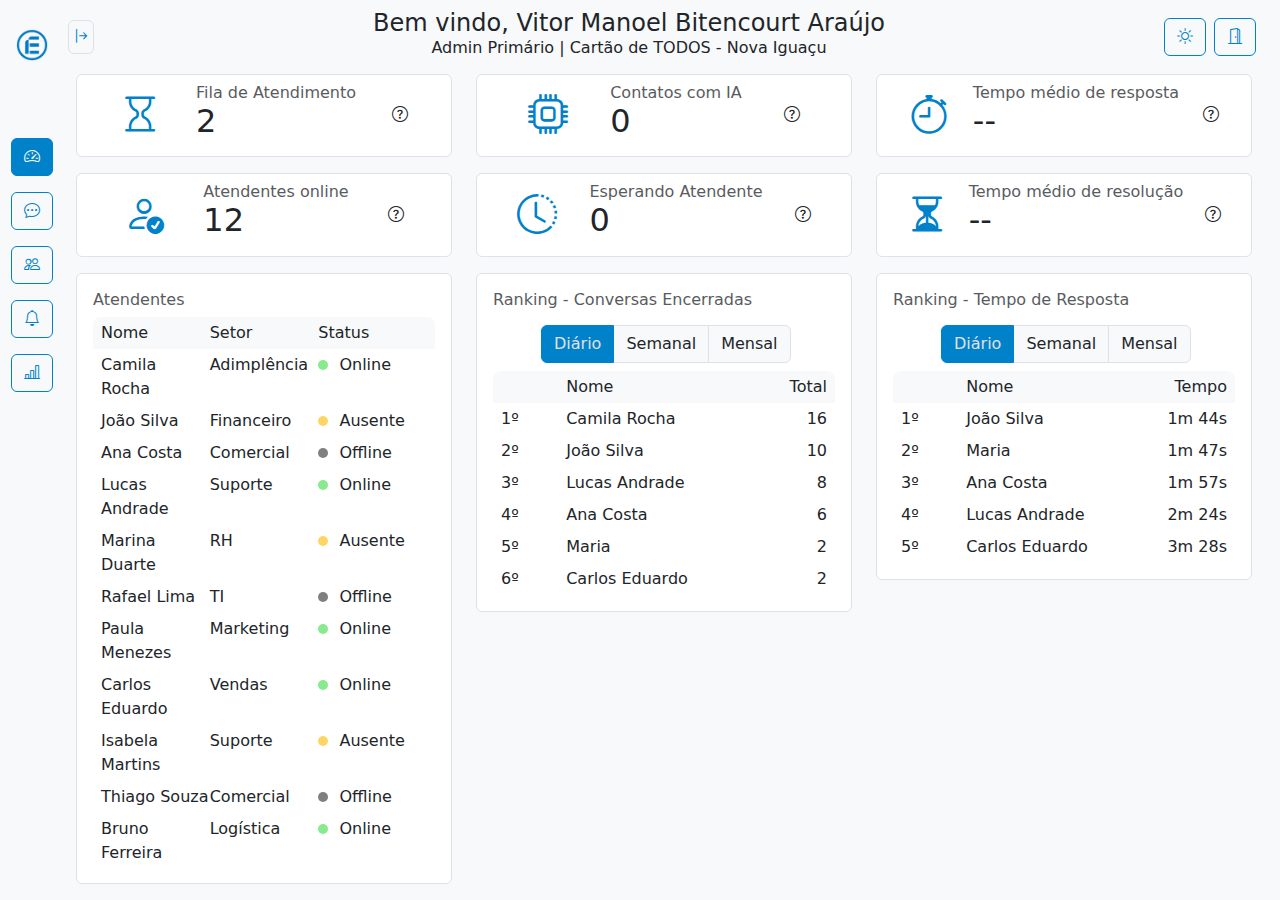
<file: index.html>
<!DOCTYPE html>
<html lang="pt-br">
<head>
    <meta charset="UTF-8">
    <meta name="viewport" content="width=device-width, initial-scale=1.0">
    <link href="https://cdn.jsdelivr.net/npm/bootstrap@5.3.0-alpha1/dist/css/bootstrap.min.css" rel="stylesheet">
    <link href="https://cdn.jsdelivr.net/npm/bootstrap-icons/font/bootstrap-icons.css" rel="stylesheet">
    <link rel="icon" href="assets/favicon.png" type="image/x-icon">
    <link rel="stylesheet" href="assets/style.css">
    <title>Painel | Effective Gain</title>
</head>
<body class="bg-screen-light" style="height: 100vh; overflow: hidden;">

    <div class="d-flex h-100">

        <!-- Sidebar -->
        <div id="sidebar" class="bg-form-light h-100 sidebar sidebar-collapsed">

            <div id="sidebar-top" style="height: 10%; width: 100%;" class="p-2 d-flex flex-row align-items-center justify-content-evenly">

                <img src="assets/favicon.png" alt="Logo" class="img-fluid" style="height: auto; width: 65%;">
                
            </div>
            <div style="flex-grow: 1; width: 100%;" id="sidebar-body" class="d-flex flex-column align-items-center justify-content-start my-5 gap-3">

                <button id="dashboard" data-bs-toggle="tooltip" data-bs-placement="right"data-bs-title="Dashboard" class="btn btn-1-light btn-selected d-flex flex-row align-items-center justify-content-start gap-2">
                    <i class="bi bi-speedometer2"></i>
                    <span class="sidebar-label d-none">Dashboard</span>
                </button>

                <button id="chats" data-bs-toggle="tooltip" data-bs-placement="right"data-bs-title="Chats"
                class="btn btn-2-light">
                    <i class="bi bi-chat-dots"></i>
                    <span class="sidebar-label d-none">Chats</span>
                </button>

                <button id="usuarios" data-bs-toggle="tooltip" data-bs-placement="right"data-bs-title="Usuários" class="btn btn-2-light">
                    <i class="bi bi-people"></i>
                    <span class="sidebar-label d-none">Usuários</span>
                </button>

                <button id="lembretes" data-bs-toggle="tooltip" data-bs-placement="right"data-bs-title="Lembretes" class="btn btn-2-light">
                    <i class="bi bi-bell"></i>
                    <span class="sidebar-label d-none">Lembretes</span>
                </button>

                <button id="relatorios" data-bs-toggle="tooltip" data-bs-placement="right"data-bs-title="Relatórios" class="btn btn-2-light">
                    <i class="bi bi-bar-chart-line"></i>
                    <span class="sidebar-label d-none">Relatórios</span>
                </button>

            </div>
        </div>

        <!-- Conteúdo principal -->
        <div class="d-flex flex-column flex-grow-1">
            <!-- Header -->
            <div class="header-light ps-1 pe-4 d-flex align-items-center justify-content-between" style="height: 10%;">

                <button data-bs-toggle="tooltip" data-bs-placement="right"data-bs-title="Expandir/Retrair" id="toggleSidebar" class="btn btn-3-light p-1">
                    <i class="bi bi-arrow-bar-right"></i>
                </button>

                <div id="header-title" class="d-flex flex-column align-items-center justify-content-start">
                    <h4 class="header-text-light mb-0">Bem vindo, <span id="username">Vitor Manoel Bitencourt Araújo</span></h4>
                    <h6 class="header-text-light"><span id="role">Admin Primário</span> | <span id="empresa">Cartão de TODOS - Nova Iguaçu</span></h6>
                </div>

                <div class="d-flex flex-row align-items-center gap-2">
                    <button type="button" data-bs-toggle="tooltip"data-bs-placement="right"data-bs-title="Mudar Tema" class="btn btn-2-light toggle-light" onclick="toggleTheme()">
                        <i class="bi bi-sun"></i>
                    </button>
                    <button type="button" data-bs-toggle="tooltip" data-bs-placement="right" data-bs-title="Sair" class="btn btn-2-light toggle-light">
                            <i class="bi bi-door-open"></i>
                    </button>
                </div>
            </div>

            <!-- Content -->
            <div class="main-light pe-3 pb-3" style="flex-grow: 1;" id="main">

            </div>
            
        </div>
    </div>

    <script src="assets/js/script.js"></script>
    <script src="https://cdn.jsdelivr.net/npm/bootstrap@5.3.0-alpha1/dist/js/bootstrap.bundle.min.js"></script>
</body>
</html>
</file>
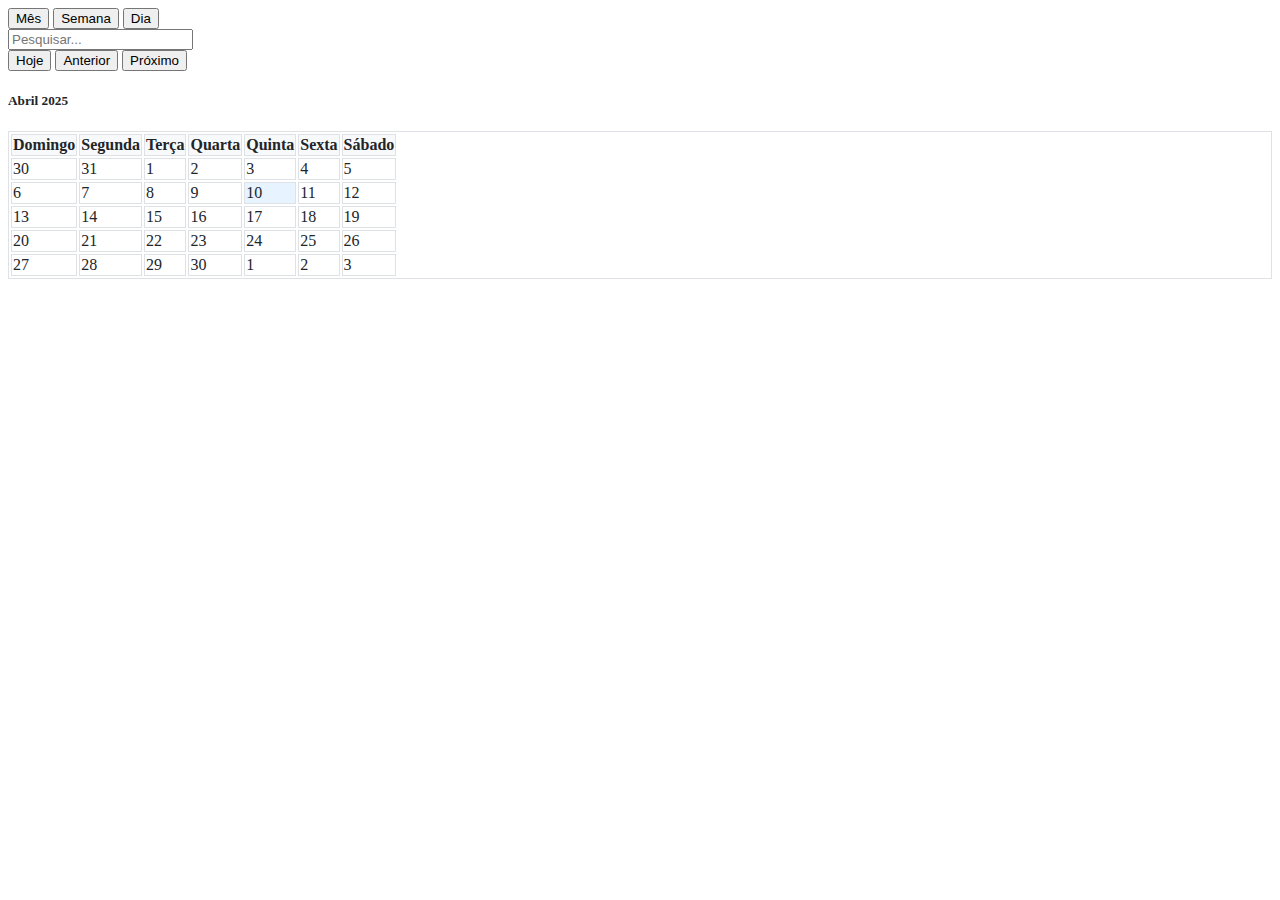
<file: lembretes.html>
<head>
  <link rel="stylesheet" href="assets/style.css">
</head>
<body>
  <div class="h-100 w-100 mx-2">
    <div class="d-flex justify-content-between align-items-center mb-1">
      <div>
        <button class="btn btn-outline-secondary btn-sm" onclick="mudarVisualizacao('mes')">Mês</button>
        <button class="btn btn-outline-secondary btn-sm" onclick="mudarVisualizacao('semana')">Semana</button>
        <button class="btn btn-outline-secondary btn-sm" onclick="mudarVisualizacao('dia')">Dia</button>
      </div>
      <div>
        <input type="text" class="form-control form-control-sm d-inline w-auto" placeholder="Pesquisar...">
      </div>
    </div>

    <!-- Visão MÊS -->
    <div id="mes" class="schedule-view active">
      <div class="d-flex justify-content-between mb-2">
        <div>
          <button class="btn btn-sm btn-outline-secondary">Hoje</button>
          <button class="btn btn-sm btn-outline-secondary">Anterior</button>
          <button class="btn btn-sm btn-outline-secondary">Próximo</button>
        </div>
        <h5 class="title-light text-center">Abril 2025</h5>
      </div>
      <div class="table-responsive custom-table-light">
        <table class="table table-bordered table-hover m-0">
          <thead>
            <tr>
              <th>Domingo</th><th>Segunda</th><th>Terça</th><th>Quarta</th><th>Quinta</th><th>Sexta</th><th>Sábado</th>
            </tr>
          </thead>
          <tbody>
            <tr><td>30</td><td>31</td><td>1</td><td>2</td><td>3</td><td>4</td><td>5</td></tr>
            <tr><td>6</td><td>7</td><td>8</td><td>9</td><td class="highlight">10</td><td>11</td><td>12</td></tr>
            <tr><td>13</td><td>14</td><td>15</td><td>16</td><td>17</td><td>18</td><td>19</td></tr>
            <tr><td>20</td><td>21</td><td>22</td><td>23</td><td>24</td><td>25</td><td>26</td></tr>
            <tr><td>27</td><td>28</td><td>29</td><td>30</td><td>1</td><td>2</td><td>3</td></tr>
          </tbody>
        </table>
      </div>
    </div>

    <!-- Visão SEMANA -->
    <div id="semana" class="schedule-view">
      <div class="d-flex justify-content-between mb-2">
        <div>
          <button class="btn btn-sm btn-outline-secondary">Hoje</button>
          <button class="btn btn-sm btn-outline-secondary">Anterior</button>
          <button class="btn btn-sm btn-outline-secondary">Próximo</button>
        </div>
        <h5 class="text-center">06 - 12 de Abril</h5>
      </div>
      <div class="table-responsive">
        <table class="table table-bordered">
          <thead class="table-light">
            <tr>
              <th style="width: 80px;">Hora</th>
              <th>Dom</th><th>Seg</th><th>Ter</th><th>Qua</th><th class="highlight">Qui</th><th>Sex</th><th>Sáb</th>
            </tr>
          </thead>
          <tbody>
            <!-- Geração dinâmica das horas -->
            <!-- Será replicado via script abaixo -->
          </tbody>
        </table>
      </div>
    </div>

    <!-- Visão DIA -->
    <div id="dia" class="schedule-view">
      <div class="d-flex justify-content-between mb-2">
        <div>
          <button class="btn btn-sm btn-outline-secondary">Hoje</button>
          <button class="btn btn-sm btn-outline-secondary">Anterior</button>
          <button class="btn btn-sm btn-outline-secondary">Próximo</button>
        </div>
        <h5 class="text-center">Quinta-feira, 10 de Abril</h5>
      </div>
      <div class="table-responsive">
        <table class="table table-bordered">
          <tbody>
            <!-- Linhas de hora para visão do dia -->
            <!-- Será preenchido via script -->
          </tbody>
        </table>
      </div>
    </div>
  </div>

  <script>
    function mudarVisualizacao(id) {
      const views = document.querySelectorAll('.schedule-view');
      views.forEach(view => view.classList.remove('active'));
      document.getElementById(id).classList.add('active');

      const buttons = document.querySelectorAll('button.btn-outline-secondary');
      buttons.forEach(btn => btn.classList.remove('active'));

      const activeButton = Array.from(buttons).find(btn => btn.textContent.trim().toLowerCase() === id);
      if (activeButton) activeButton.classList.add('active');
    }

    function gerarLinhasHoras(tbody, colunas = 1) {
      for (let hora = 0; hora <= 23; hora++) {
        const linha = document.createElement('tr');
        const horaTexto = (hora < 10 ? '0' : '') + hora + ':00';

        const th = document.createElement('th');
        th.textContent = horaTexto;
        linha.appendChild(th);

        for (let i = 0; i < colunas; i++) {
          const td = document.createElement('td');
          td.className = 'hour-cell';
          linha.appendChild(td);
        }

        tbody.appendChild(linha);
      }
    }

    document.addEventListener('DOMContentLoaded', () => {
      gerarLinhasHoras(document.querySelector('#semana tbody'), 7);
      gerarLinhasHoras(document.querySelector('#dia tbody'));
    });
  </script>
</body>
</html>
</file>
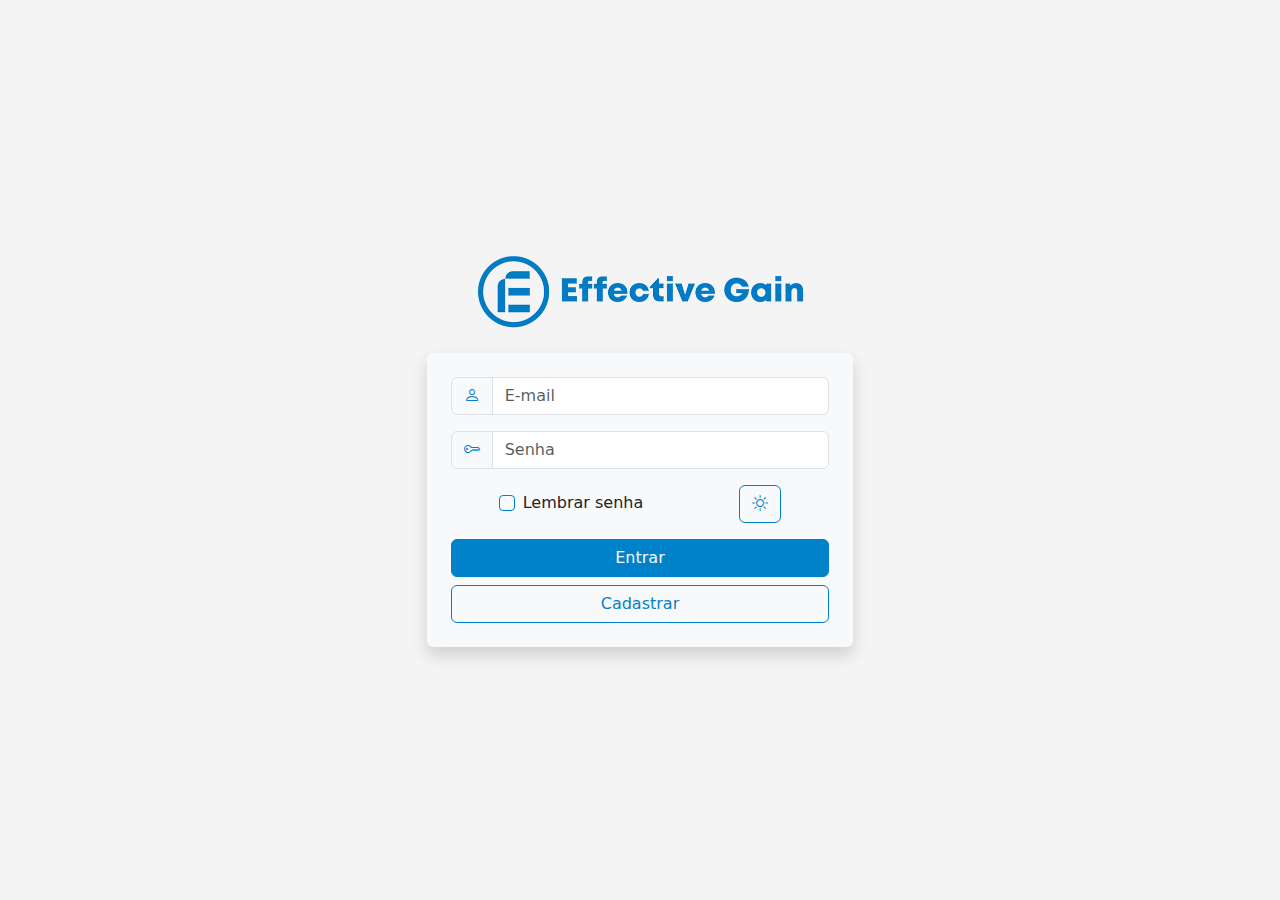
<file: login.html>
<!DOCTYPE html>
<html lang="pt-br">
<head>
    <meta charset="UTF-8">
    <meta name="viewport" content="width=device-width, initial-scale=1.0">
    <link href="https://cdn.jsdelivr.net/npm/bootstrap@5.3.0-alpha1/dist/css/bootstrap.min.css" rel="stylesheet">
    <link href="https://cdn.jsdelivr.net/npm/bootstrap-icons/font/bootstrap-icons.css" rel="stylesheet">
    <link rel="icon" href="assets/favicon.png" type="image/x-icon">
    <link rel="stylesheet" href="assets/style.css">
    <title>Login | Effective Gain</title>
</head>
<body class="d-flex justify-content-center align-items-center bg-screen-light" style="height: 100vh; background-size: cover; background-position: center;"> 

    <div class="w-100 h-100 d-flex flex-column justify-content-center align-items-center">
        <!-- Imagem -->
        <div class="w-60 w-md-40 mb-4 d-flex justify-content-center align-items-center">
            <img src="assets/effective-gain_logo.png" class="w-50" alt="Logo">
        </div>

        <!-- Formulário -->
        <div class="col-9 col-md-8 col-lg-6 col-xl-4 max-w-450 p-4 bg-form-light rounded shadow">
            <form>
                <div class="mb-3">
                    <div class="input-group mb-3">
                        <span class="input-group-text igt-light" id="basic-addon1">
                            <i class="bi bi-person"></i>
                        </span>
                        <input type="email" class="form-control input-light" id="email" placeholder="E-mail" aria-describedby="basic-addon1">
                    </div>                    
                </div>
                <div class="mb-3">
                    <div class="input-group mb-3">
                        <span class="input-group-text igt-light" id="basic-addon2">
                            <i class="bi bi-key"></i>
                        </span>
                        <input type="password" class="form-control input-light" id="password" placeholder="Senha" aria-describedby="basic-addon2">
                    </div>                    
                </div>

                <div class="d-flex justify-content-around align-items-center mb-3">
                    <div class="form-check">
                        <input type="checkbox" class="form-check-input" id="rememberMe">
                        <label class="form-check-label ext-label-light" for="rememberMe">Lembrar senha</label>
                    </div>
                    <button type="button" class="btn btn-2-light toggle-light" onclick="toggleTheme()">
                        <i class="bi bi-sun"></i>
                    </button>
                </div>

                <div class="d-flex flex-column">
                    <button type="submit" class="btn btn-primary btn-1-light mb-2">Entrar</button>
                    <a href="./register.html" class="btn btn-secondary btn-2-light">Cadastrar</a>
                </div>
            </form>
        </div>
    </div>

    <script src="assets/js/script.js"></script>
    <script src="https://cdn.jsdelivr.net/npm/bootstrap@5.3.0-alpha1/dist/js/bootstrap.bundle.min.js"></script>
</body>
</html>
</file>
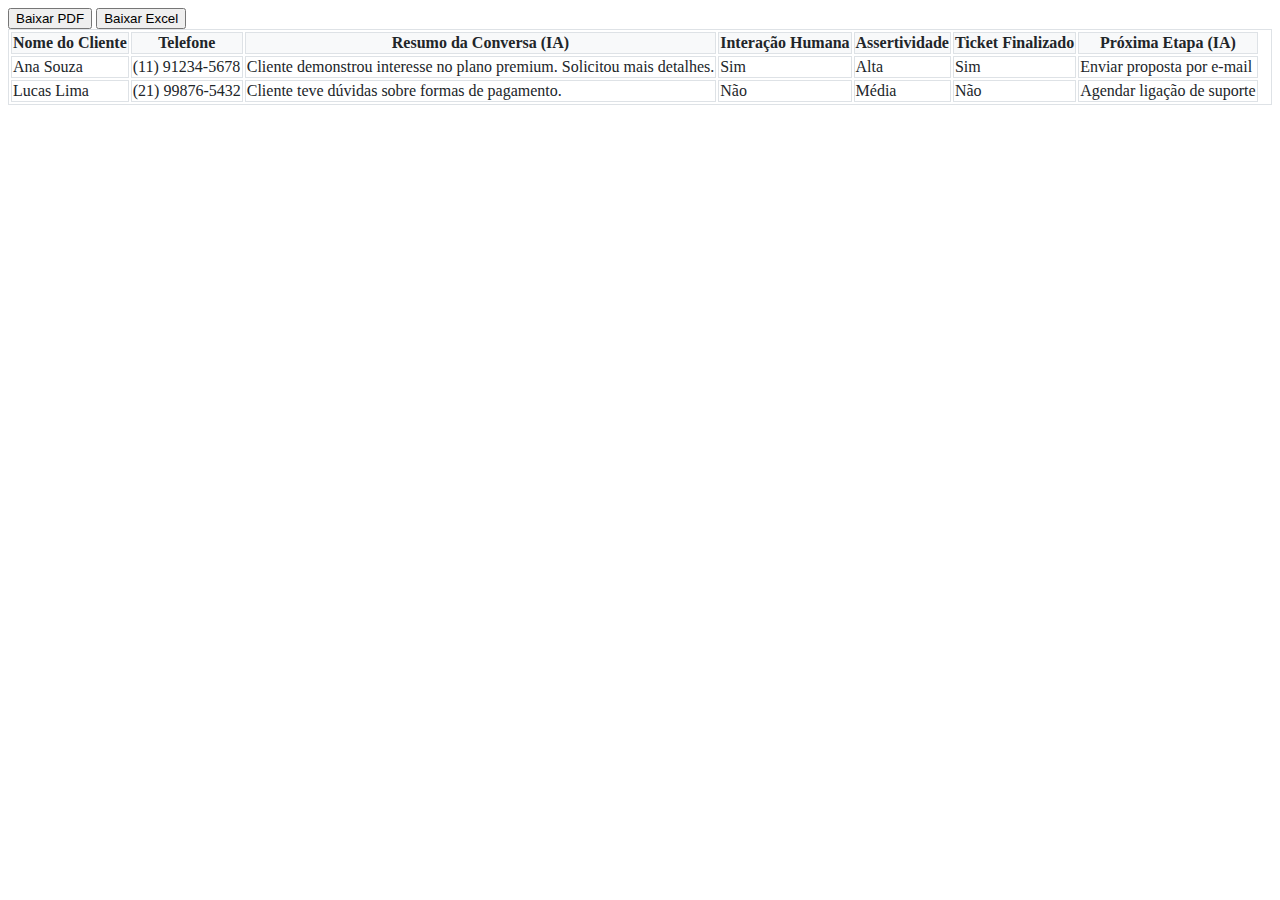
<file: relatorios.html>
<head>
  <link rel="stylesheet" href="assets/style.css">
</head>
<body>
  <div class="h-100 w-100 mx-2">
    <div class="d-flex justify-content-end align-items-center mb-3">
      <div class="d-flex gap-2">
        <button class="btn btn-danger"><i class="bi bi-file-earmark-pdf-fill me-1"></i> Baixar PDF</button>
        <button class="btn btn-success"><i class="bi bi-file-earmark-excel-fill me-1"></i> Baixar Excel</button>
      </div>
    </div>

    <div class="table-responsive custom-table-light">
      <table class="table table-bordered table-hover m-0">
        <thead>
          <tr>
            <th>Nome do Cliente</th>
            <th>Telefone</th>
            <th>Resumo da Conversa (IA)</th>
            <th>Interação Humana</th>
            <th>Assertividade</th>
            <th>Ticket Finalizado</th>
            <th>Próxima Etapa (IA)</th>
          </tr>
        </thead>
        <tbody>
          <tr>
            <td>Ana Souza</td>
            <td>(11) 91234-5678</td>
            <td>Cliente demonstrou interesse no plano premium. Solicitou mais detalhes.</td>
            <td>Sim</td>
            <td>Alta</td>
            <td>Sim</td>
            <td>Enviar proposta por e-mail</td>
          </tr>
          <tr>
            <td>Lucas Lima</td>
            <td>(21) 99876-5432</td>
            <td>Cliente teve dúvidas sobre formas de pagamento.</td>
            <td>Não</td>
            <td>Média</td>
            <td>Não</td>
            <td>Agendar ligação de suporte</td>
          </tr>
          <!-- + outros relatórios -->
        </tbody>
      </table>
    </div>
  </div>

  <script src="https://cdn.jsdelivr.net/npm/bootstrap@5.3.0/dist/js/bootstrap.bundle.min.js"></script>
</body>
</html>
</file>
<file: assets/style.css>
@import url('./theme.css');

* {
    transition: all var(--TT) ease-in-out;
    box-sizing: border-box;
}

.bg-screen-light {
    background-color: #f4f4f4;
}
.bg-screen-dark {
    background-color: #201F1F;
}

.bg-form-light {
    background-color: var(--bg-color-light);
    max-width: 450px;
}
.bg-form-dark {
    background-color: var(--bg-color-dark);
    max-width: 450px;
}

.input-group-text {
    color: var(--primary-color);
}
.igt-light {
    background-color: var(--bg-color-light);
    border-color: var(--border-color-light);
}
.igt-dark {
    background-color: var(--bg-color-dark);
    border-color: var(--border-color-dark);
}

.input-light {
    color: var(--color-light);
    background-color: var(--input-bg-color-light);
    transition: background-color var(--TT);
}
.input-dark {
    color: var(--color-dark);
    background-color: var(--input-bg-color-dark);
    border-color: var(--border-color-dark);
    transition: background-color var(--TT);
}
.input-dark::placeholder {
    color: var(--placeholder-color);
}
.input-dark:focus {
    color: var(--color-dark);
    background-color: var(--input-bg-color-dark);
}
.form-control:focus {
    border-color: var(--primary-color);
    box-shadow: none;
}

.form-check-input {
    border-color: var();
    background-color: transparent;
}
.form-check-input:focus {
    box-shadow: 0 0 0 0.25rem rgba(189, 143, 83, 0.25);
}
.form-check-input:checked {
    background-color: var(--primary-color);
    border-color: var(--primary-color);
}
.form-check-input[type="checkbox"]:not(:checked) {
    background-color: transparent;
    border-color: var(--primary-color);
}  

.ext-label-light {
    color: var(--color-light);
}
.ext-label-dark {
    color: var(--color-dark);
}

.toggle-light {
    border-color: var(--border-color-light);
    background-color: var(--bg-color-light);
}
.toggle-dark {
    border-color: var(--border-color-dark);
    background-color: var(--bg-color-dark);
}

.btn-primary:focus{
    box-shadow: 0 0 0 0.25rem rgba(189, 143, 83, 0.25);
    background-color: var(--primary-color);
    border-color: var(--primary-color);
}
.btn-primary:active {
    background-color: var(--primary-color) !important;
    border-color: var(--primary-color) !important;
}
.btn-1-light {
    background-color: var(--primary-color);
    border-color: var(--primary-color);
    color: var(--bg-color-light);
}
.btn-1-light:hover {
    background-color: var(--primary-hover-color-light);
    border-color: var(--primary-hover-color-light);
}
.btn-1-dark {
    background-color: var(--primary-color);
    border-color: var(--primary-color);
    color: var(--bg-color-dark);
}
.btn-1-dark:hover {
    background-color: var(--primary-hover-color-dark);
    border-color: var(--primary-hover-color-dark);
    color: var(--bg-color-dark);
}

.btn-secondary:focus {
    box-shadow: inset 0 0 5px 2px rgba(189, 143, 83, 0.25);
    background-color: transparent;
    border-color: var(--primary-color);
    color: var(--primary-color);
}
.btn-secondary:active {
    background-color: transparent !important;
    border-color: var(--primary-color) !important;
    color: var(--primary-color) !important;
}
.btn-2-light {
    background-color: transparent;
    border-color: var(--primary-color);
    color: var(--primary-color);
}
.btn-2-light:hover {
    background-color: transparent;
    color: var(--primary-color);
    border-color: var(--primary-color);
    box-shadow: inset 0 0 5px 2px rgba(189, 143, 83, 0.25);
}
.btn-2-dark {
    background-color: transparent;
    border-color: var(--primary-color);
    color: var(--primary-color);
}
.btn-2-dark:hover {
    background-color: transparent;
    border-color: var(--primary-color);
    color: var(--primary-color);
    box-shadow: inset 0 0 5px 2px rgba(189, 143, 83, 0.25);
}
.btn-3-light {
    background-color: transparent;
    border-color: var(--border-color-light);
    color: var(--primary-color);
}
.btn-3-light:hover {
    background-color: transparent;
    color: var(--primary-color);
    border-color: var(--border-color-light);
    box-shadow: inset 0 0 5px 2px rgba(189, 143, 83, 0.25);
}
.btn-3-dark {
    background-color: transparent;
    border-color: var(--border-color-dark);
    color: var(--primary-color);
}
.btn-3-dark:hover {
    background-color: transparent;
    border-color: var(--border-color-dark);
    color: var(--primary-color);
    box-shadow: inset 0 0 5px 2px rgba(189, 143, 83, 0.25);
}
a {
    text-decoration: none;
}

.text-danger-false {
    display: none;
    opacity: 0;
    color: var(--error-color);
}
.text-danger-true {
    display: block;
    opacity: 1;
    color: var(--error-color);
}

#password-error-container {
    display: none;
    opacity: 0;
}
#password-error-container.show {
    display: block;
    opacity: 1;
}
#password-confirm-container {
    display: none;
    opacity: 0;
}
#password-confirm-container.show {
    display: block;
    opacity: 1;
}
.ul-pw, .ul-pw2 {
    list-style: none;
}
.ul-light {
    color: var(--color-light);
}
.ul-dark {
    color: var(--color-dark);
}
.maiuscula, .minuscula, .numero, .simbolo, .caractere {
    color: transparent;
}
.checked {
    color: var(--success-color);
}

.title-light {
    color: var(--color-light);
}
.title-dark {
    color: var(--color-dark);
}
.hidden {
    display: none;
}

#sidebar {
    display: flex;
    flex-direction: column;
    justify-content: space-between;
    align-items: center;
}
.header-light {
    background-color: var(--bg-color-light);
}
.header-dark {
    background-color: var(--bg-color-dark);
}
#main {
    display: flex;
}

.main-light {
    background-color: var(--bg-color-light)
}
.main-dark {
    background-color: var(--bg-color-dark)
}

.custom-tooltip {
    --bs-tooltip-bg: var(--bg-color-dark);
    --bs-tooltip-color: var(--color-dark);
}

.selected-light {
    background-color: var(--primary-color);
    color: var(--bg-color-light);
}
.selected-dark {
    background-color: var(--primary-color);
    color: var(--bg-color-dark);
}
.sidebar-selected-button {
    border-color: var(--primary-color);
    background-color: var(--primary-color);
    color: var(--bg-color-light);
}
.sidebar-selected-button:hover {
    border-color: var(--primary-color);
    background-color: var(--primary-color);
}
.sidebar-button {
    border-color: transparent;
    box-shadow: -3px 4px 10px rgba(0, 0, 0, 0.1);
}
.content-title {
    color: var(--primary-color);
}
.card-light {
    background-color: var(--input-bg-color-light);
    border-color: var(--border-color-light);
}
.card-dark {
    background-color: var(--input-bg-color-dark);
    border-color: var(--border-color-dark);
}
.card-icon {
    color: var(--primary-color);
}
.card-subtitle-light {
    color: var(--color-light);
    font-size: 1rem;
    opacity: 0.75;
}
.card-subtitle-dark {
    color: var(--color-dark);
    font-size: 1rem;
    opacity: 0.5;
}
.btn-eye-light {
    background-color: transparent;
    border-color: var(--border-color-light);
    color: var(--primary-color);
}
.btn-eye-light:hover {
    background-color: transparent;
    border-color: var(--primary-color);
    color: var(--primary-color);
}
.btn-eye-dark {
    background-color: transparent;
    border-color: var(--border-color-dark);
    color: var(--primary-color);
}
.btn-eye-dark:hover {
    background-color: transparent;
    border-color: var(--primary-color);
    color: var(--primary-color);
}
.money-light {
    background-color: var(--bg-color-light);
    color: var(--color-light);
}
.money-dark {
    background-color: var(--bg-color-dark);
    color: var(--color-dark);
}
.table-header-light {
    background-color: var(--bg-color-light);
    color: var(--color-light);
    font-weight: 500;
}
.table-header-dark {
    background-color: var(--bg-color-dark);
    color: var(--color-dark);
    font-weight: 500;
}
.table-line-light {
    background-color: var(--bg-color-light);
    color: var(--color-light);
}
.table-line-dark {
    background-color: var(--bg-color-dark);
    color: var(--color-dark);
}
.bg-success-light {
    background-color: var(--success-color) !important;
    color: var(--bg-color-light);
}
.bg-success-dark {
    background-color: var(--success-color) !important;
    color: var(--bg-color-dark);
}
.bg-warning-light {
    background-color: var(--alert-color) !important;
    color: var(--bg-color-light);
}
.bg-warning-dark {
    background-color: var(--alert-color) !important;
    color: var(--bg-color-dark);
}
#sidebar {
    min-width: 60px;
    max-width: 200px;
}
.sidebar-collapsed {
    width: 5%;
}
.sidebar-expanded {
    width: 15%;
}
.sidebar-expanded .sidebar-label {
    display: inline !important;
}

.sidebar-collapsed .sidebar-label {
    display: none;
}
.header-text-light {
    color: var(--color-light);
}
.header-text-dark {
    color: var(--color-dark);
}
.border-light {
    border: 1px solid var(--border-color-light) !important;
}
.border-dark {
    border: 1px solid var(--border-color-dark) !important;
}
.question-light {
    color: var(--color-light);
}
.question-dark {
    color: var(--color-dark);
}
.status-dot {
    display: inline-block;
    width: 10px;
    height: 10px;
    border-radius: 50%;
    margin-right: 6px;
}
.status-dot.online { background-color: var(--success-color); }
.status-dot.ausente { background-color: var(--alert-color); }
.status-dot.offline { background-color: var(--placeholder-color); }

#lista-atendentes li > span {
    flex: 1;
    text-align: left;
}
.lista-tabela {
    border-radius: 8px;
    overflow-y: auto;
    max-height: 550px;
}
.lista-tabela::-webkit-scrollbar {
    width: 6px;
}
.lista-tabela::-webkit-scrollbar-thumb {
    background-color: #ccc;
    border-radius: 4px;
}
.btn-label-light {
    background-color: var(--bg-color-light);
    color: var(--color-light);
    border-color: var(--border-color-light);
}
  .btn-label-dark {
    background-color: var(--bg-color-dark);
    color: var(--color-dark);
    border-color: var(--border-color-dark);
}
.btn-check:checked + .btn {
    background-color: var(--primary-color);
    border-color: var(--primary-color);
    color: var(--color-dark);
}
.btn-check:hover + .btn{
    background-color: var(--primary-color);
    border-color: var(--primary-color);
}
.chat {
    border-radius: var(--bs-border-radius);
}
.chat-light {
    background-color: var(--input-bg-color-light);
    border: 1px solid var(--border-color-light);
}
.chat-dark {
    background-color: var(--input-bg-color-dark);
    border: 1px solid var(--border-color-dark);
}
.chat-list-light {
    border-right: 1px solid var(--border-color-light);
    border-color: var(--border-color-light);
}
.chat-list-dark {
    border-right: 1px solid var(--border-color-dark);
    border-color: var(--border-color-dark);
}
.icon-btn {
    border: none;
    background: none;
    cursor: pointer;
}

.custom-table-light, .custom-table-dark {
    border-radius: var(--bs-border-radius);
    overflow: hidden;
}
.custom-table-light {
    border: 1px solid var(--border-color-light);
}
.custom-table-dark {
    border: 1px solid var(--border-color-dark);
}
.custom-table-light thead {
    background-color: var(--bg-color-light);
    color: var(--color-light);
}
.custom-table-dark thead {
    background-color: var(--bg-color-dark);
    color: var(--color-dark);
}
.custom-table-light tbody {
    background-color: var(--input-bg-color-light);
    color: var(--color-light);
}
.custom-table-dark thead {
    background-color: var(--input-bg-color-dark);
    color: var(--color-dark);
}
.custom-table-light th,
.custom-table-light td {
    color: var(--color-light);
    vertical-align: middle;
    border: 1px solid var(--border-color-light);
}
.custom-table-dark th,
.custom-table-dark td {
    color: var(--color-dark);
    vertical-align: middle;
    border: 1px solid var(--border-color-dark);
}
.custom-table-light tbody tr:hover {
    background-color: var(--bg-color-light-hover);
}
.custom-table-dark tbody tr:hover {
    background-color: var(--bg-color-dark-hover);
}
.table-hover tbody tr:hover {
    background-color: var(--hover);
}
.table-hover tbody tr:hover td {
    color: var(--color-light);
}
.schedule-view { display: none; }
.schedule-view.active { display: block; }
.hour-cell {
  border-bottom: 1px solid #dee2e6;
  padding: 8px;
}
.highlight {
  background-color: #e7f3ff;
}
.text-muted {
    color: var(--placeholder-color);
}
</file>
